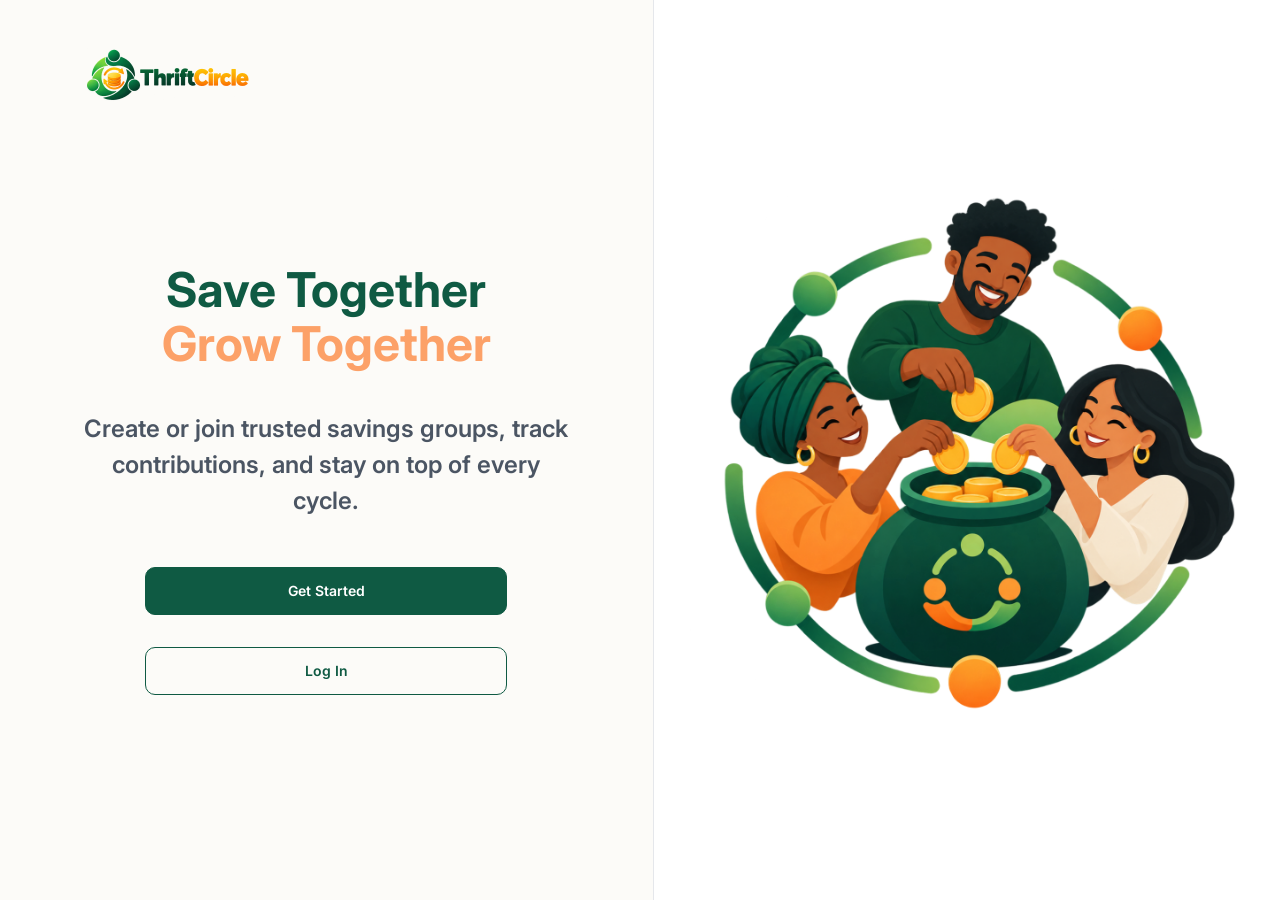
<file: index.html>
<!doctype html>
<html lang="en">
  <head>
    <meta charset="utf-8" />
    <meta name="viewport" content="width=device-width, initial-scale=1" />
    <title>ThriftCircle</title>
    <meta
      name="description"
      content="Create and manage trusted savings groups, track contributions, and stay on top of every cycle."
    />
    <link rel="icon" href="./assets/asset-1.png" />
    <link rel="stylesheet" href="./styles.css" />
    <link rel="preconnect" href="https://fonts.googleapis.com" />
    <link rel="preconnect" href="https://fonts.gstatic.com" crossorigin />
    <link
      href="https://fonts.googleapis.com/css2?family=Inter:wght@400;500;600;700&display=swap"
      rel="stylesheet"
    />
  </head>
  <body>
    <main id="app"><p style="padding:24px">Loading ThriftCircle…</p></main>
    <div id="feedback" role="status" aria-live="polite"></div>
    <dialog id="modal"></dialog>
    <script src="./config.js"></script>
    <script src="./app.js"></script>
  </body>
</html>
</file>
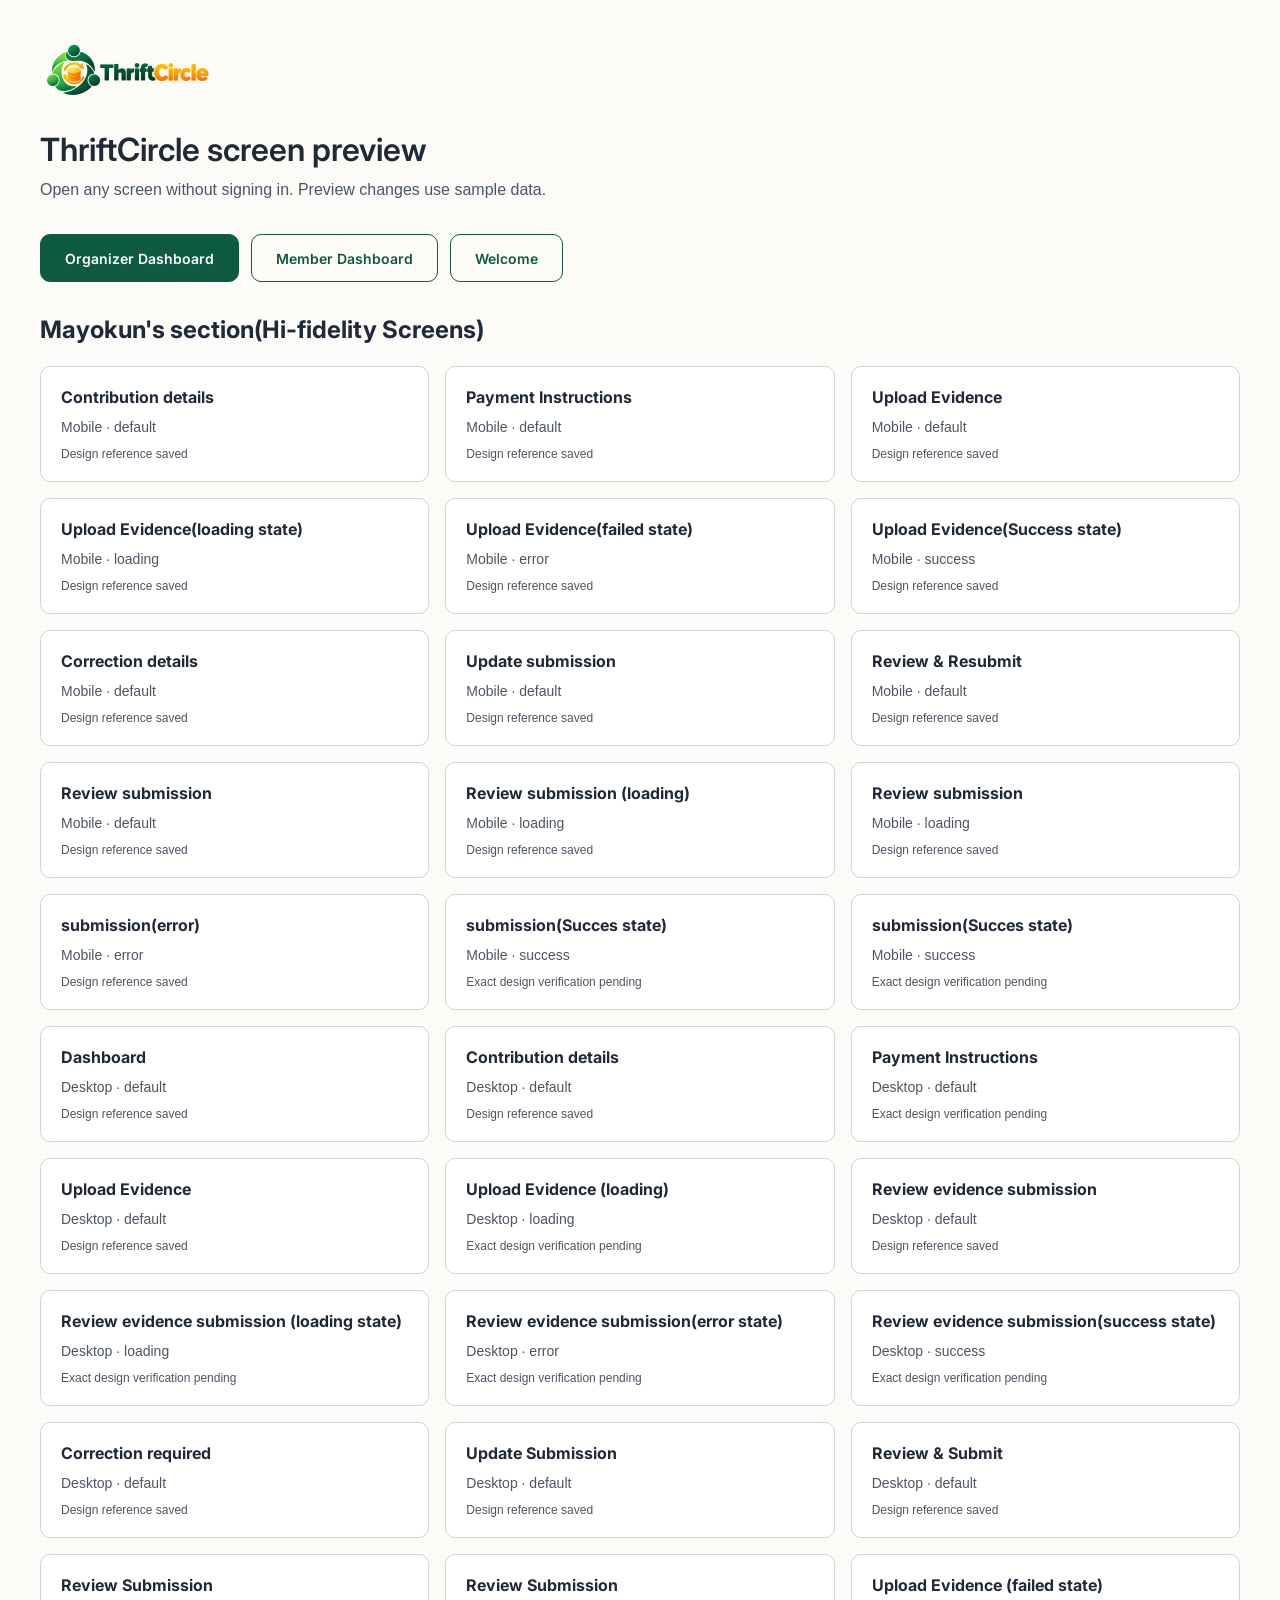
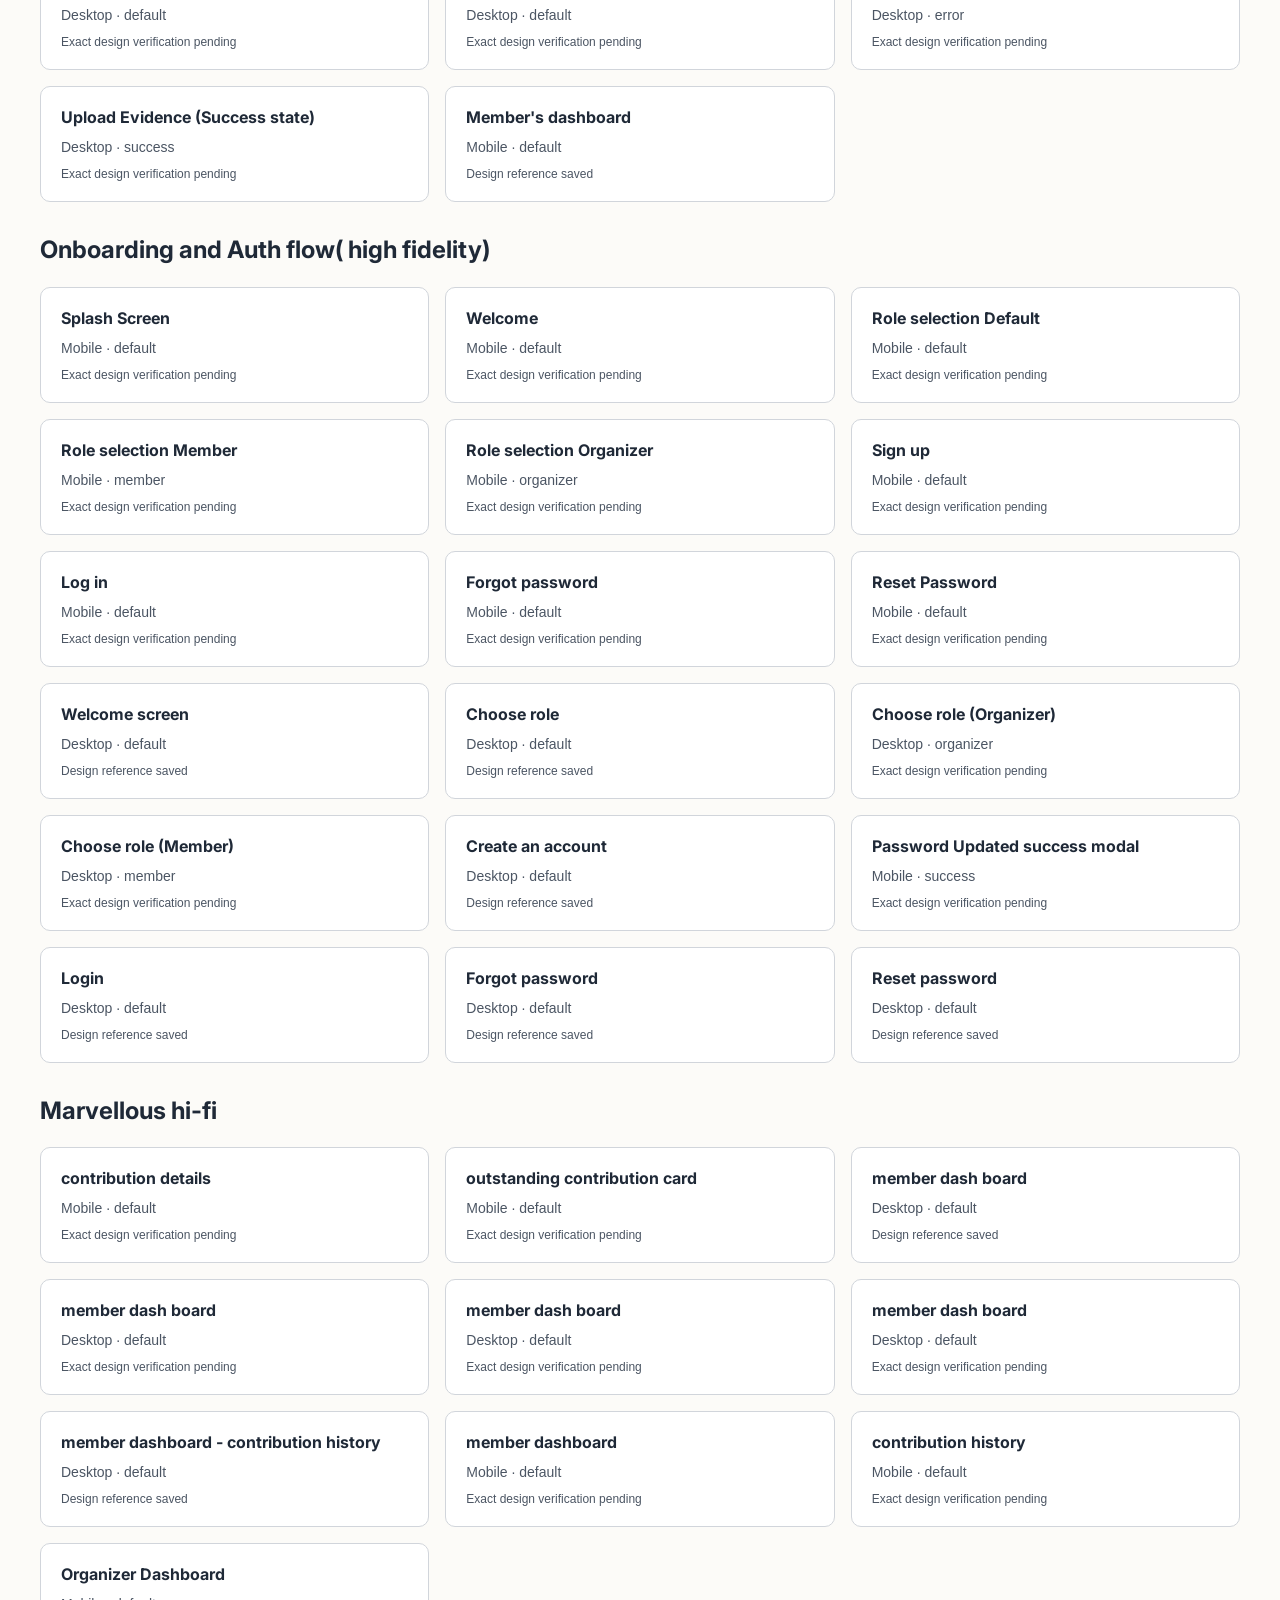
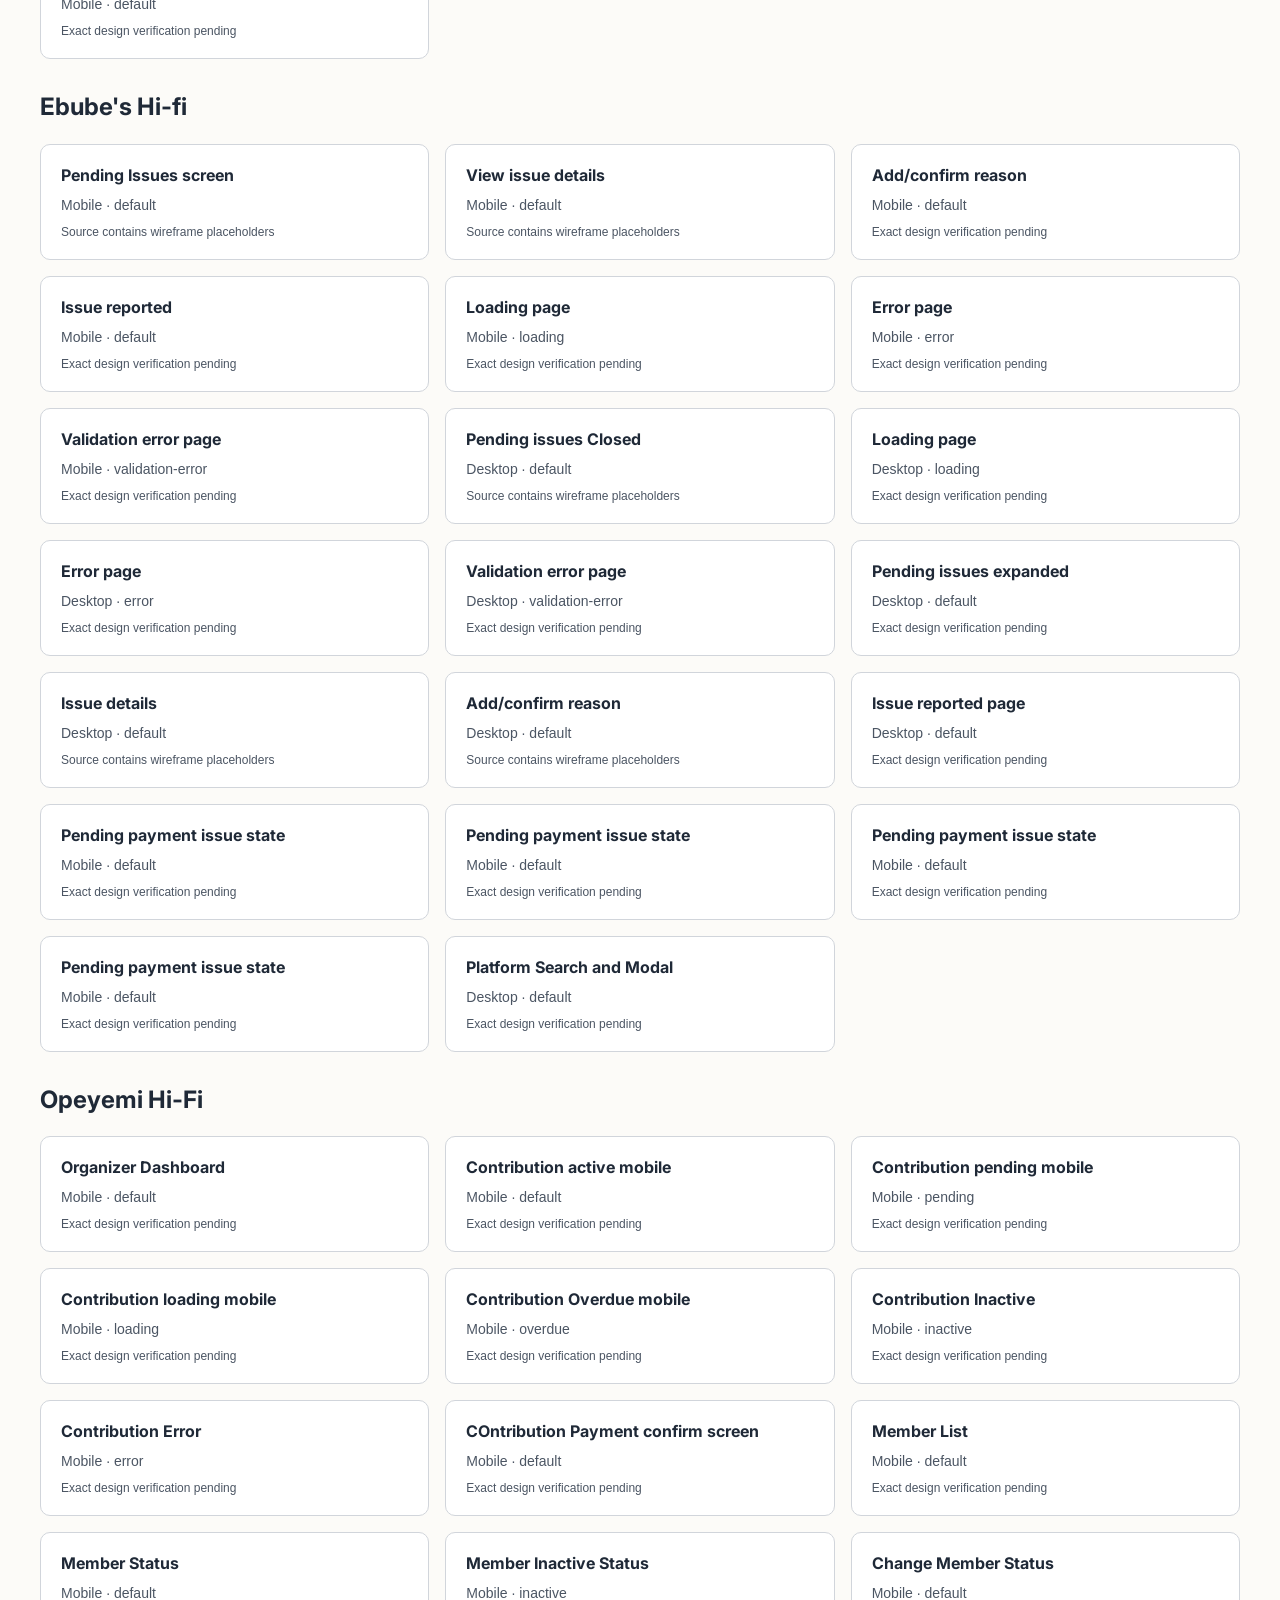
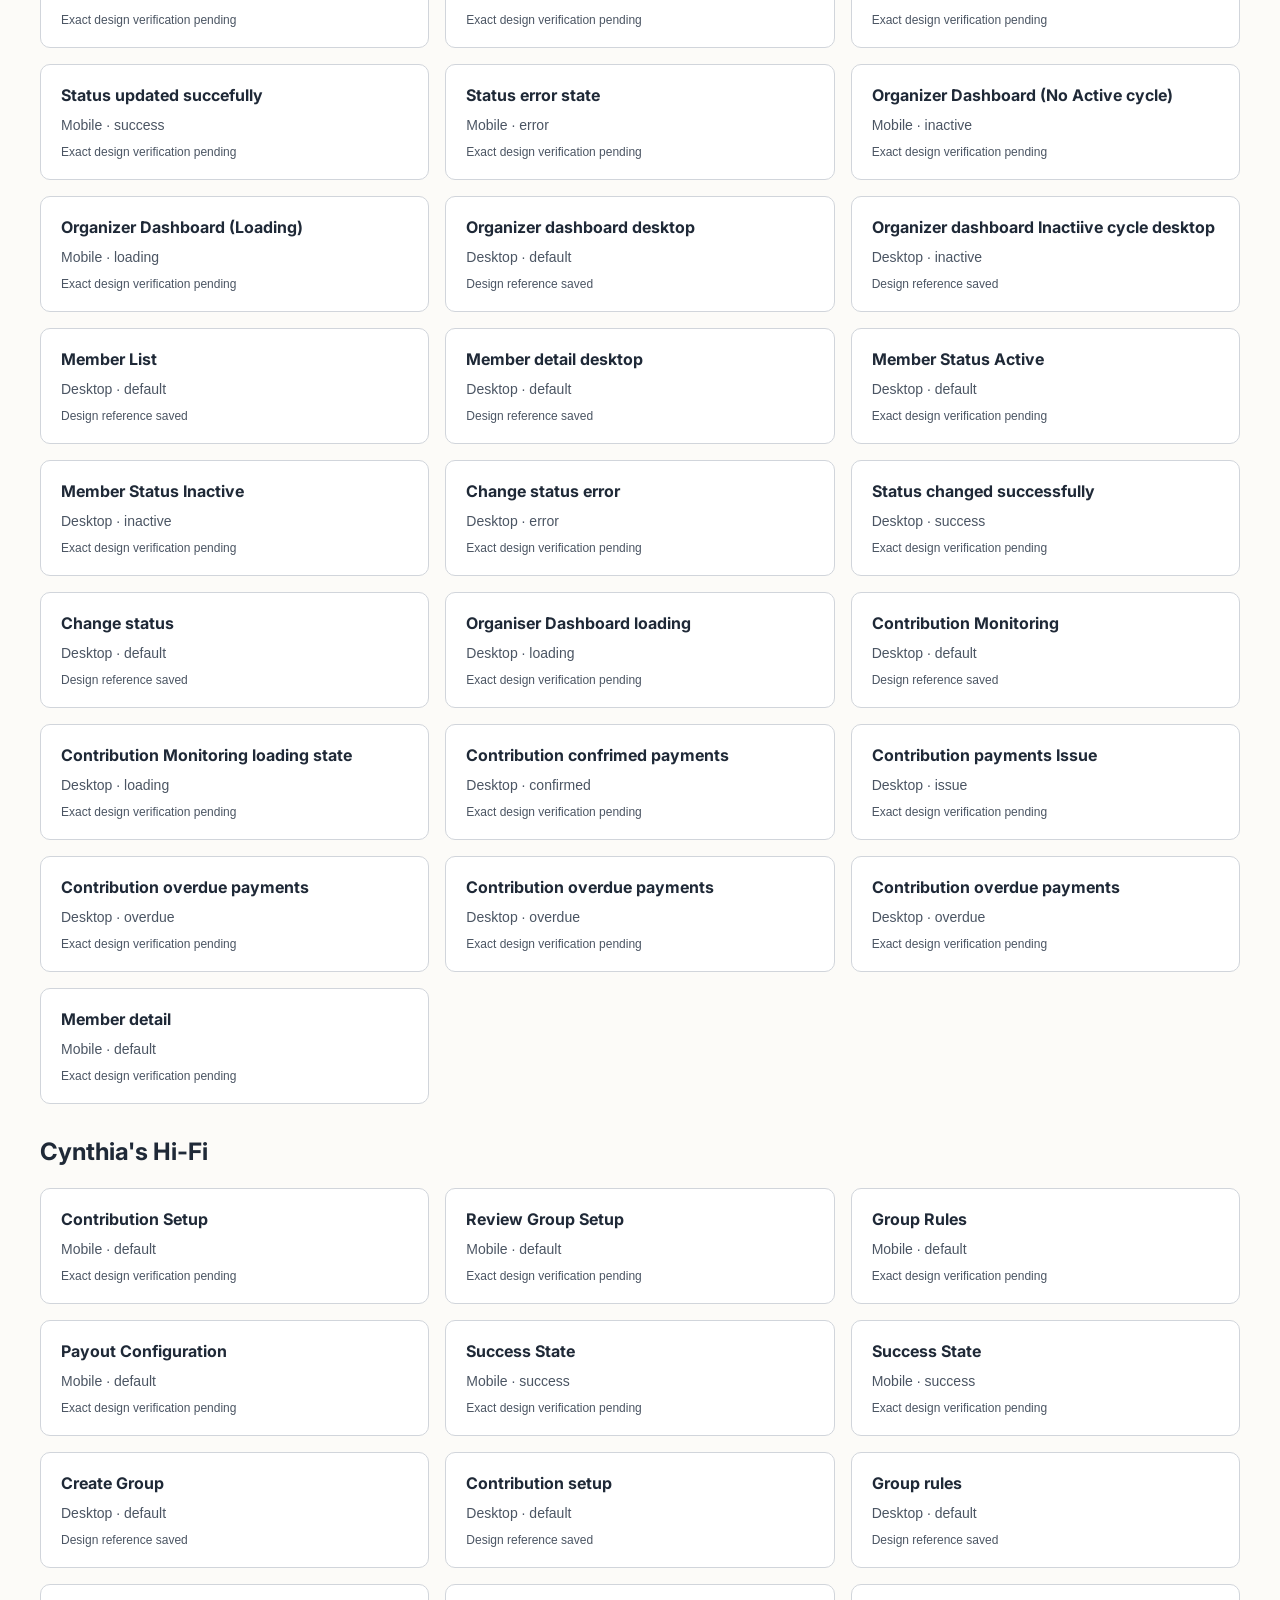
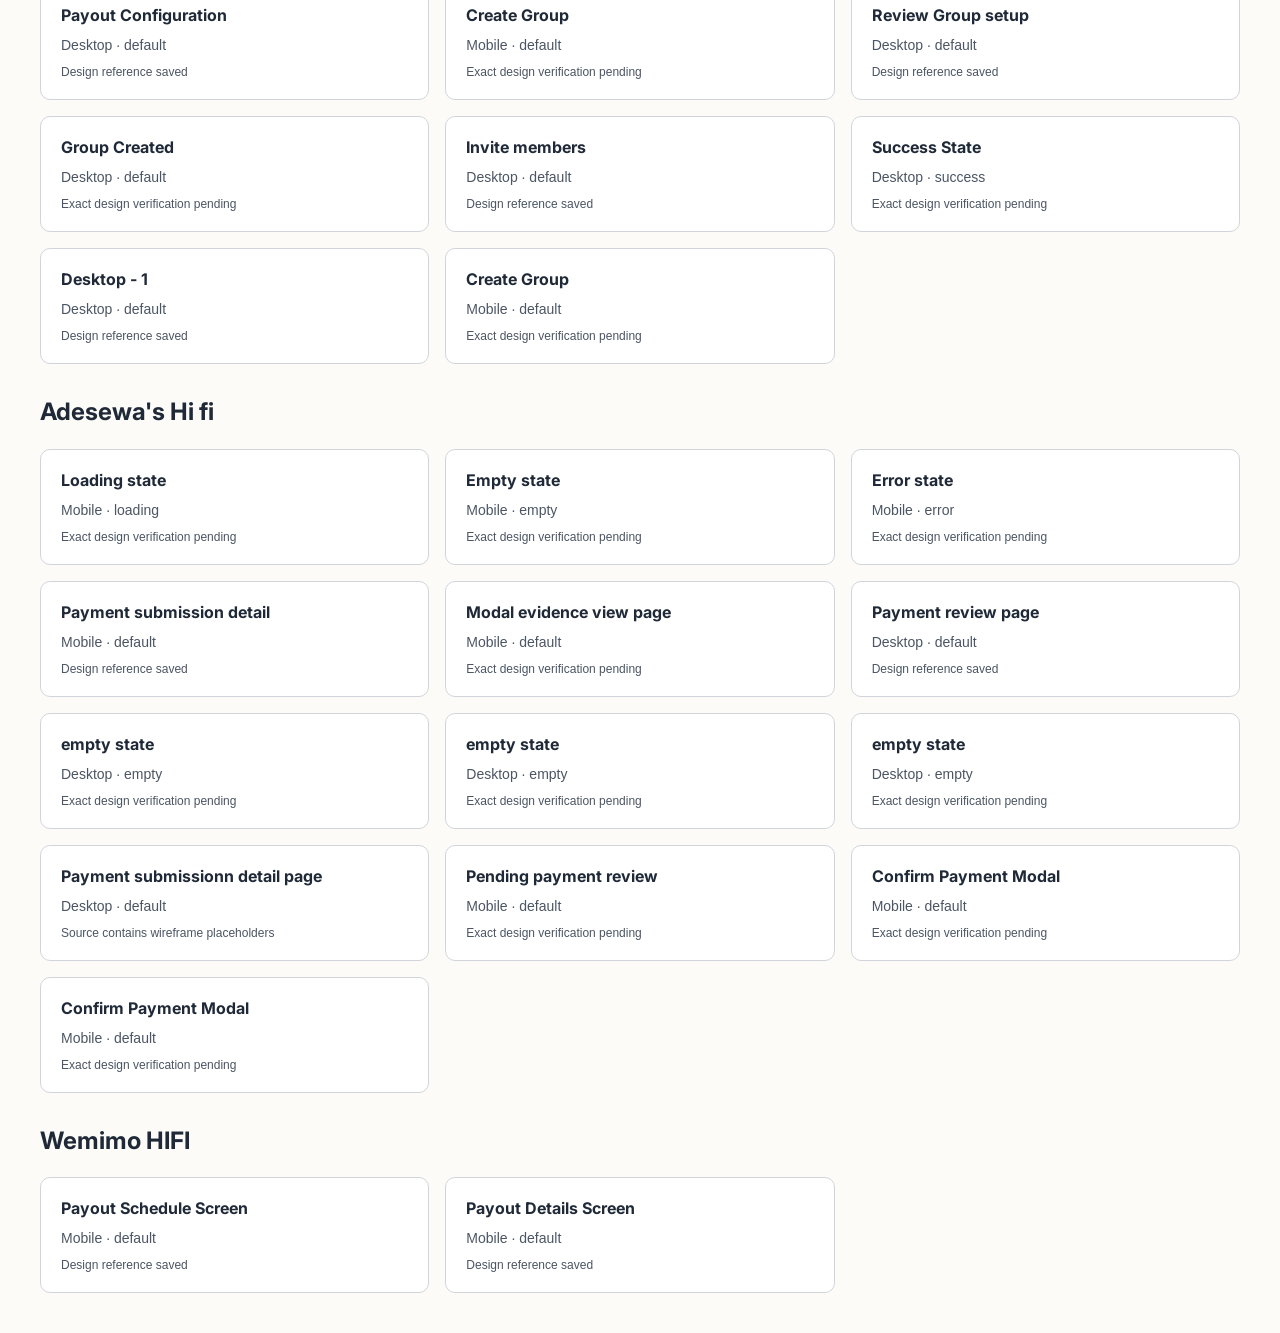
<file: demo.html>
<!doctype html>
<html lang="en">
  <head>
    <meta charset="utf-8" />
    <meta name="viewport" content="width=device-width, initial-scale=1" />
    <title>ThriftCircle presentation demo</title>
    <meta
      name="description"
      content="Create and manage trusted savings groups, track contributions, and stay on top of every cycle."
    />
    <link rel="icon" href="./assets/asset-1.png" />
    <link rel="stylesheet" href="./styles.css" />
    <link rel="preconnect" href="https://fonts.googleapis.com" />
    <link rel="preconnect" href="https://fonts.gstatic.com" crossorigin />
    <link
      href="https://fonts.googleapis.com/css2?family=Inter:wght@400;500;600;700&display=swap"
      rel="stylesheet"
    />
  </head>
  <body>
    <main id="app"></main>
    <div id="feedback" role="status" aria-live="polite"></div>
    <dialog id="modal"></dialog>
    <script src="./config.js"></script>
    <script src="./app.js"></script>
  </body>
</html>
</file>
<file: styles.css>
@font-face {
  font-family: Inter;
  src: local("Inter");
  font-display: swap;
}
:root {
  --primary: #0f5a43;
  --dark: #0a3f2f;
  --mint: #e6f4ee;
  --page: #fcfbf8;
  --ink: #1f2937;
  --muted: #4b5563;
  --border: #d1d5db;
  --blue: #1d4ed8;
  --orange: #fca168;
  --danger: #b91c1c;
  font-family: Inter, Arial, sans-serif;
  color: var(--ink);
  background: var(--page);
  font-synthesis: none;
}
* {
  box-sizing: border-box;
}
body {
  margin: 0;
}
button,
input,
select,
textarea {
  font: inherit;
}
button,
a,
input,
select,
textarea {
  -webkit-tap-highlight-color: transparent;
}
button,
a {
  touch-action: manipulation;
}
button {
  cursor: pointer;
}
button:disabled {
  cursor: not-allowed;
  opacity: 0.55;
}
a {
  color: var(--primary);
  text-decoration: none;
}
a:hover {
  text-decoration: underline;
}
button:focus-visible,
a:focus-visible,
input:focus-visible,
select:focus-visible,
textarea:focus-visible {
  outline: 3px solid #8ec7b5;
  outline-offset: 3px;
}
h1,
h2,
h3,
p {
  margin: 0;
}
h1 {
  font-size: 32px;
  line-height: 1.25;
  font-weight: 600;
}
h2 {
  font-size: 24px;
  line-height: 1.35;
}
h3 {
  font-size: 20px;
  line-height: 1.4;
}
p {
  line-height: 1.5;
}
.muted {
  color: var(--muted);
}
.small {
  font-size: 14px;
}
.tiny {
  font-size: 12px;
}
.logo {
  display: block;
  width: 174px;
  height: 58px;
  object-fit: contain;
}
.icon {
  display: inline-flex;
  align-items: center;
  justify-content: center;
  flex: none;
  vertical-align: middle;
}
.icon img {
  display: block;
  max-width: none;
}
.icon.small-icon {
  transform: scale(0.7);
}
.icon.left {
  transform: rotate(180deg);
}
.icon.up {
  transform: rotate(180deg);
}
.icon.right {
  transform: rotate(-90deg);
}
.row {
  display: flex;
  align-items: center;
  gap: 16px;
}
.between {
  justify-content: space-between;
}
.stack {
  display: flex;
  flex-direction: column;
  gap: 16px;
}
.grid {
  display: grid;
  grid-template-columns: repeat(2, minmax(0, 1fr));
  gap: 32px;
}
.full {
  grid-column: 1/-1;
}
.btn {
  display: inline-flex;
  align-items: center;
  justify-content: center;
  gap: 8px;
  min-height: 48px;
  padding: 12px 24px;
  border: 1px solid var(--primary);
  border-radius: 10px;
  background: var(--primary);
  color: #fff;
  font-size: 14px;
  font-weight: 600;
  text-align: center;
  text-decoration: none;
}
.btn:hover {
  background: var(--dark);
  text-decoration: none;
}
.btn.secondary {
  background: transparent;
  color: var(--primary);
}
.btn.secondary:hover {
  background: var(--mint);
}
.btn.danger {
  background: var(--danger);
  border-color: var(--danger);
}
.btn.compact {
  min-height: 36px;
  padding: 6px 18px;
}
.btn.block {
  width: 100%;
}
.text-btn {
  background: none;
  border: 0;
  padding: 4px;
  color: var(--primary);
}
.icon-btn {
  display: flex;
  align-items: center;
  justify-content: center;
  border: 0;
  background: transparent;
  padding: 8px;
  border-radius: 8px;
  color: var(--primary);
}
.icon-btn:hover {
  background: var(--mint);
}
.field {
  display: flex;
  flex-direction: column;
  gap: 10px;
  color: var(--muted);
  font-size: 16px;
}
.field strong {
  color: var(--ink);
}
input,
textarea,
select {
  width: 100%;
  padding: 14px 16px;
  border: 1px solid var(--border);
  border-radius: 8px;
  background: #fff;
  color: var(--ink);
  min-height: 48px;
}
input::placeholder,
textarea::placeholder {
  color: #9ca3af;
}
textarea {
  min-height: 180px;
  resize: vertical;
  line-height: 1.5;
  background: #f4fcf8;
}
input[type="checkbox"],
input[type="radio"] {
  width: 20px;
  min-height: 20px;
  accent-color: var(--primary);
  flex: none;
  margin: 0;
}
input[type="file"] {
  padding: 12px;
}
.password {
  position: relative;
}
.password input {
  padding-right: 52px;
}
.password button {
  position: absolute;
  right: 8px;
  top: 7px;
}
.form-error,
.error {
  color: var(--danger);
  line-height: 1.5;
  font-size: 14px;
}
.form-error:empty {
  display: none;
}
.error-panel {
  background: #fff1f2;
  border: 1px solid #fecaca;
  padding: 20px;
  border-radius: 10px;
}
.pill {
  display: inline-block;
  padding: 6px 12px;
  border-radius: 999px;
  font-size: 12px;
  font-weight: 500;
  white-space: nowrap;
  background: #f3f4f6;
  color: #4b5563;
}
.pill.green {
  background: #ecfdf5;
  color: #047857;
}
.pill.amber {
  background: #fffbeb;
  color: #92400e;
}
.pill.blue {
  background: #eff6ff;
  color: var(--blue);
}
.pill.red {
  background: #fef2f2;
  color: var(--danger);
}
.avatar {
  display: flex;
  align-items: center;
  justify-content: center;
  width: 56px;
  height: 56px;
  flex: none;
  border-radius: 50%;
  background: var(--mint);
  color: var(--primary);
  font-weight: 500;
  overflow: hidden;
}
.avatar img {
  width: 100%;
  height: 100%;
  object-fit: cover;
}
.avatar.small-avatar {
  width: 32px;
  height: 32px;
  background: var(--dark);
  color: white;
  font-size: 12px;
}
.card {
  background: #fff;
  border: 1px solid var(--border);
  border-radius: 12px;
  padding: 24px;
  min-width: 0;
}
.card a.row {
  color: inherit;
}
.card-tint {
  background: var(--mint);
}
.note {
  display: flex;
  gap: 16px;
  align-items: center;
  padding: 20px 24px;
  background: #eff6ff;
  border: 1px solid #93c5fd;
  border-radius: 12px;
  color: #1d4ed8;
}
.note.green {
  background: #ecfdf5;
  border-color: #5a9e85;
  color: var(--primary);
}
.section-head {
  display: flex;
  align-items: center;
  justify-content: space-between;
  gap: 12px;
  margin-bottom: 24px;
}
.details {
  margin: 0;
  display: flex;
  flex-direction: column;
  gap: 24px;
}
.details > div {
  display: flex;
  align-items: center;
  justify-content: space-between;
  gap: 16px;
}
.details dt {
  color: var(--muted);
}
.details dd {
  margin: 0;
  text-align: right;
}
.empty {
  text-align: center;
  padding: 64px 24px;
}
.empty h2 {
  margin-bottom: 12px;
}
.empty p {
  margin-bottom: 24px;
}
.skeleton {
  height: 180px;
  border-radius: 12px;
  background: linear-gradient(90deg, #eee 25%, #f7f7f7 50%, #eee 75%);
  background-size: 200% 100%;
  animation: shimmer 1.5s infinite;
}
@keyframes shimmer {
  to {
    background-position: -200% 0;
  }
}
.auth {
  display: grid;
  grid-template-columns: 51% 49%;
  min-height: 100vh;
}
.auth-left {
  padding: 45px 80px;
  position: relative;
  display: flex;
  flex-direction: column;
  min-height: 100vh;
}
.auth-head {
  display: flex;
  flex-direction: column;
  gap: 48px;
}
.back {
  display: inline-flex;
  gap: 4px;
  align-items: center;
  color: var(--muted);
  width: max-content;
  font-size: 18px;
}
.auth-body {
  width: 100%;
  max-width: 626px;
  margin: auto;
  display: flex;
  flex-direction: column;
  align-items: center;
  padding: 50px 0;
  gap: 32px;
  text-align: center;
}
.auth-body h1 {
  font-size: 48px;
  font-weight: 700;
  color: #000;
}
.auth-body .lead {
  color: var(--muted);
  font-size: 16px;
  max-width: 420px;
}
.auth-form {
  max-width: 362px;
  width: 100%;
  display: flex;
  flex-direction: column;
  gap: 26px;
  text-align: left;
}
.auth-form .field {
  font-size: 16px;
}
.auth-form input {
  font-size: 14px;
  min-height: 44px;
}
.auth-form .btn {
  font-weight: 400;
}
.auth-right {
  display: flex;
  align-items: center;
  justify-content: center;
  min-width: 0;
  background: #fff;
  padding: 36px;
  border-left: 1px solid #e5e7eb;
}
.auth-right img {
  display: block;
  width: 100%;
  max-width: 626px;
  height: auto;
  object-fit: contain;
}
.auth.signup .auth-body {
  padding: 20px 0;
  gap: 24px;
}
.auth.signup h1 {
  font-size: 40px;
}
.auth.signup .auth-form {
  gap: 24px;
}
.auth-foot {
  font-size: 16px;
  margin-top: 40px;
}
.welcome h1 {
  line-height: 1.12;
}
.welcome .green-title {
  color: var(--primary);
}
.welcome .orange-title {
  color: var(--orange);
}
.welcome .lead {
  font-size: 24px;
  font-weight: 600;
  max-width: 572px;
  margin: 8px 0 16px;
}
.welcome .welcome-actions {
  display: flex;
  flex-direction: column;
  gap: 32px;
  max-width: 362px;
  width: 100%;
}
.role-options {
  display: flex;
  flex-direction: column;
  gap: 24px;
  max-width: 520px;
  width: 100%;
  text-align: left;
}
.role-card {
  display: flex;
  align-items: center;
  gap: 28px;
  position: relative;
  background: white;
  border: 1px solid var(--border);
  border-radius: 12px;
  padding: 32px 28px;
  cursor: pointer;
  min-height: 174px;
}
.role-card:has(input:checked) {
  border-color: var(--primary);
  background: var(--mint);
}
.role-card input {
  position: absolute;
  right: 30px;
  top: 30px;
}
.role-card h2 {
  font-size: 24px;
  margin-bottom: 12px;
}
.role-card p {
  font-size: 16px;
  line-height: 1.5;
  color: var(--muted);
  padding-right: 12px;
}
.role-card .avatar {
  width: 56px;
  height: 56px;
  border-radius: 8px;
  border: 1px solid var(--primary);
}
.auth .check-label {
  display: flex;
  align-items: center;
  gap: 16px;
  font-size: 16px;
  color: var(--muted);
  line-height: 1.5;
}
.forgot-link {
  text-align: right;
  margin-top: -8px;
  font-size: 14px;
  color: var(--muted);
}
.shell {
  min-height: 100vh;
  display: grid;
  grid-template-columns: 272px minmax(0, 1fr);
}
.sidebar {
  position: fixed;
  top: 0;
  bottom: 0;
  left: 0;
  width: 272px;
  background: #fff;
  border: 1px solid #e5e7eb;
  padding: 16px 36px;
  display: flex;
  flex-direction: column;
  gap: 16px;
  z-index: 5;
}
.sidebar .logo {
  margin: auto auto 4px;
  width: 174px;
}
.sidebar nav {
  display: flex;
  flex-direction: column;
  gap: 16px;
}
.nav-link {
  display: flex;
  align-items: center;
  gap: 10px;
  padding: 10px 12px;
  height: 40px;
  border-radius: 8px;
  color: var(--muted);
  font-size: 12px;
  font-weight: 500;
  white-space: nowrap;
}
.nav-link.active {
  background: var(--mint);
  color: var(--primary);
}
.nav-link:hover {
  background: var(--mint);
  text-decoration: none;
}
.workspace {
  grid-column: 2;
  min-width: 0;
}
.topbar {
  display: flex;
  align-items: center;
  justify-content: space-between;
  gap: 20px;
  background: #fff;
  padding: 15px 24px;
  min-height: 76px;
}
.topbar .search-box {
  width: 382px;
  max-width: 45%;
}
.search-box {
  position: relative;
}
.search-box input {
  min-height: 44px;
  padding: 12px 16px 12px 42px;
  font-size: 14px;
}
.search-box .icon {
  position: absolute;
  left: 4px;
  top: 4px;
  transform: scale(0.6);
}
.user-name {
  font-size: 16px;
  font-weight: 600;
}
.user-role {
  font-size: 14px;
  color: #6b7280;
  margin-top: 4px;
}
.user-link {
  color: var(--ink);
}
.content {
  padding: 24px 40px 80px;
  max-width: 1600px;
  margin: auto;
  display: flex;
  flex-direction: column;
  gap: 32px;
  min-height: calc(100vh - 76px);
}
.page-title {
  display: flex;
  flex-direction: column;
  gap: 8px;
}
.page-title p {
  color: var(--muted);
}
.cycle-bar {
  display: flex;
  justify-content: space-between;
  align-items: center;
  gap: 20px;
  padding: 12px;
  background: #fff;
  border-radius: 12px;
}
.cycle-selector {
  display: flex;
  align-items: center;
  gap: 24px;
}
.cycle-selector select {
  background: var(--page);
  font-size: 14px;
  min-height: 48px;
  max-width: 240px;
}
.stat-grid {
  display: grid;
  grid-template-columns: repeat(4, minmax(0, 1fr));
  gap: 16px;
}
.stat {
  border: 1px solid var(--border);
  border-radius: 12px;
  padding: 16px 28px;
  background: #fff;
  box-shadow: 0 0 5px #0002;
  min-height: 130px;
}
.stat h3 {
  margin-bottom: 20px;
  color: var(--primary);
}
.stat p {
  font-size: 16px;
  color: var(--muted);
}
.stat.amber h3 {
  color: #92400e;
}
.stat.red h3 {
  color: #dc2626;
}
.stat.blue h3 {
  color: #1d4ed8;
}
.dashboard-panels {
  display: grid;
  grid-template-columns: 1fr 1fr 0.9fr;
  gap: 16px;
}
.dashboard-panels .card {
  padding: 16px;
  min-height: 265px;
}
.attention {
  padding: 0 !important;
  overflow: hidden;
}
.attention h3 {
  font-size: 18px;
  padding: 10px;
  background: #fffbeb;
  color: #92400e;
}
.attention a {
  padding: 16px 12px;
  display: flex;
  align-items: center;
  justify-content: space-between;
  color: var(--ink);
  font-size: 14px;
}
.list-row {
  display: flex;
  align-items: center;
  gap: 16px;
  padding: 16px 0;
  border-bottom: 1px solid #d1d5db;
}
.list-row:last-child {
  border-bottom: 0;
}
.list-row .grow {
  flex: 1;
  min-width: 0;
}
.list-row small {
  display: block;
  color: var(--muted);
  margin-top: 6px;
}
.activity-list .avatar {
  width: 40px;
  height: 40px;
  background: #ecfdf5;
  font-size: 16px;
  font-weight: 700;
}
.activity-list .time {
  font-size: 14px;
  color: var(--ink);
}
.donut-wrap {
  display: flex;
  align-items: center;
  gap: 28px;
  justify-content: center;
  margin: 12px 0 24px;
}
.donut {
  width: 94px;
  height: 94px;
  border-radius: 50%;
  background: conic-gradient(#007f5f 0 80%, #ffc107 80% 90%, #c51d24 90%);
  display: flex;
  align-items: center;
  justify-content: center;
}
.donut span {
  display: flex;
  align-items: center;
  justify-content: center;
  border-radius: 50%;
  background: white;
  width: 58px;
  height: 58px;
  font-size: 14px;
}
.legend {
  font-size: 14px;
  display: flex;
  flex-direction: column;
  gap: 10px;
}
.legend > div {
  display: flex;
  justify-content: space-between;
  gap: 8px;
}
.dot {
  display: inline-block;
  width: 14px;
  height: 14px;
  border-radius: 50%;
  background: #007f5f;
  margin-right: 8px;
}
.dot.amber {
  background: #ffc107;
}
.dot.red {
  background: #c51d24;
}
.dot.blue {
  background: #1d4ed8;
}
.member-banner {
  display: flex;
  justify-content: space-between;
  align-items: center;
  gap: 32px;
  background: var(--primary);
  border-radius: 12px;
  padding: 28px 32px;
  color: white;
  box-shadow: 0 3px 8px #0002;
}
.member-banner h3 {
  margin-bottom: 8px;
}
.member-banner h1 {
  font-weight: 600;
  margin-top: 12px;
}
.member-banner .banner-meta {
  display: flex;
  gap: 32px;
}
.member-banner a {
  color: white;
  font-size: 14px;
}
.table-wrap {
  overflow: auto;
  background: white;
  border: 1px solid #e5e7eb;
  border-radius: 12px;
}
table {
  border-collapse: collapse;
  width: 100%;
  text-align: left;
  font-size: 14px;
  white-space: nowrap;
}
th {
  font-weight: 400;
  background: #f3f4f6;
  color: var(--muted);
  padding: 18px 24px;
}
td {
  padding: 22px 24px;
  border-bottom: 1px solid #e5e7eb;
}
tr:last-child td {
  border-bottom: 0;
}
td.amount {
  color: var(--dark);
  font-size: 20px;
  font-weight: 600;
}
.filters {
  display: flex;
  align-items: center;
  gap: 24px;
  margin-bottom: 24px;
}
.filters .search-box {
  flex: 1;
}
.filters select {
  max-width: 220px;
}
.filter-tabs {
  display: flex;
  gap: 12px;
  flex-wrap: wrap;
}
.filter-tabs button {
  background: white;
  border: 1px solid var(--border);
  padding: 10px 18px;
  border-radius: 8px;
  color: var(--muted);
}
.filter-tabs button.active {
  background: var(--primary);
  color: white;
  border-color: var(--primary);
}
.detail-columns {
  display: grid;
  grid-template-columns: 1.25fr 1fr;
  gap: 46px;
}
.detail-columns .stack {
  gap: 32px;
}
.bank-row {
  display: flex;
  align-items: center;
  gap: 12px;
  padding: 24px 0;
  border-bottom: 1px solid #e5e7eb;
  font-size: 16px;
}
.bank-row:first-child {
  padding-top: 8px;
}
.bank-row:last-child {
  border-bottom: 0;
  padding-bottom: 8px;
}
.bank-row .grow {
  flex: 1;
  color: var(--muted);
}
.bank-row .avatar {
  width: 36px;
  height: 36px;
}
.contribution-recent .avatar {
  width: 32px;
  height: 32px;
  font-size: 12px;
}
.contribution-recent .list-row {
  padding: 24px 0;
}
.contribution-recent strong {
  font-size: 18px;
}
.contribution-recent .amount {
  margin-left: auto;
}
.payment-reviews {
  background: #fff;
}
.payment-reviews .shell {
  grid-template-columns: 353px minmax(0, 1fr);
}
.payment-reviews .sidebar {
  width: 353px;
  padding-left: 76px;
  padding-right: 76px;
}
.payment-reviews .content {
  padding: 38px 40px;
}
.payment-reviews .topbar .search-box {
  visibility: hidden;
}
.review-summary {
  display: grid;
  grid-template-columns: 1fr 1fr;
  gap: 32px;
  padding: 40px;
  background: var(--mint);
  border-radius: 10px;
}
.review-summary .row + .row {
  border-left: 1px solid #b8c6c0;
  padding-left: 64px;
}
.review-summary .number {
  font-size: 36px;
  color: #032017;
}
.review-card {
  display: flex;
  align-items: center;
  gap: 20px;
  padding: 28px 20px;
  border: 1px solid #d7d7d7;
  border-radius: 12px;
  background: #fff;
  color: #032017;
}
.review-card:hover {
  text-decoration: none;
  border-color: var(--primary);
}
.review-card .grow {
  flex: 1;
}
.review-card h3 {
  font-weight: 500;
}
.review-card p {
  margin-top: 8px;
  color: #000;
}
.wizard .shell {
  grid-template-columns: 232px minmax(0, 1fr);
}
.wizard .sidebar {
  width: 210px;
  left: 21px;
  top: 33px;
  padding: 20px 14px;
}
.wizard .sidebar .logo {
  width: 150px;
  height: 50px;
}
.wizard .nav-link {
  font-size: 20px;
  gap: 12px;
  padding: 10px 12px;
}
.wizard .topbar {
  background: var(--page);
  padding: 33px 40px 20px 24px;
}
.wizard .search-box {
  max-width: 72%;
  width: 759px;
}
.wizard .topbar input {
  min-height: 56px;
  background: var(--page);
  font-size: 20px;
}
.wizard .content {
  padding: 0 80px 40px 24px;
  gap: 64px;
}
.wizard h1 {
  color: #030712;
}
.wizard .page-title p {
  color: #030712;
  font-size: 20px;
}
.wizard .field {
  font-size: 24px;
  font-weight: 600;
}
.wizard .field input,
.wizard .field select,
.wizard .field textarea {
  font-size: 20px;
  font-weight: 400;
  background: var(--page);
}
.wizard .field textarea {
  background: #f4fcf8;
}
.wizard .form-grid {
  gap: 50px 80px;
}
.wizard .wizard-actions {
  display: flex;
  justify-content: flex-end;
  margin-top: auto;
  padding-top: 40px;
}
.wizard .wizard-actions .btn {
  width: 362px;
  font-size: 20px;
}
.wizard form {
  display: flex;
  flex-direction: column;
  flex: 1;
  gap: 40px;
}
.wizard .choice-group {
  display: flex;
  align-items: center;
  gap: 24px;
  flex-wrap: wrap;
}
.choice {
  display: flex;
  align-items: center;
  gap: 12px;
  cursor: pointer;
}
.choice .avatar {
  border-radius: 6px;
  border: 1px solid var(--primary);
  width: 58px;
  height: 58px;
}
.choice:has(input:checked) .avatar {
  background: var(--primary);
  color: white;
}
.choice input {
  accent-color: var(--primary);
}
.choice-grid {
  display: grid;
  grid-template-columns: repeat(2, 1fr);
  gap: 32px 120px;
}
.choice-grid label {
  display: flex;
  align-items: center;
  gap: 16px;
  border: 1px solid #e5e7eb;
  border-radius: 8px;
  padding: 48px 20px;
  cursor: pointer;
  min-height: 150px;
}
.choice-grid label:has(input:checked) {
  background: var(--mint);
  color: var(--primary);
}
.choice-grid label:last-child {
  grid-column: 1/-1;
  width: 50%;
  justify-self: center;
}
.rules-row {
  display: flex;
  align-items: center;
  gap: 16px;
  padding: 16px;
  border: 1px solid #e5e7eb;
  border-radius: 8px;
}
.rules-row select {
  border: 0;
  background: transparent !important;
  font-size: 20px;
}
.setup-review .card {
  display: flex;
  align-items: flex-start;
  gap: 16px;
  background: var(--page);
  border-color: #e5e7eb;
}
.setup-review .card .grow {
  flex: 1;
}
.setup-review .card h3 {
  font-size: 20px;
  color: #030712;
  margin-bottom: 8px;
}
.setup-review .card p {
  color: #9ca3af;
  line-height: 1.6;
}
.setup-review .card .avatar {
  border-radius: 6px;
  border: 1px solid var(--primary);
}
.share-section {
  max-width: 520px;
  width: 100%;
  margin: auto;
  text-align: center;
  display: flex;
  flex-direction: column;
  gap: 40px;
}
.share-icons {
  display: flex;
  align-items: center;
  justify-content: space-between;
  gap: 32px;
}
.share-icons button {
  background: none;
  border: 0;
  color: var(--ink);
}
.code-box {
  display: flex;
  align-items: center;
  border: 1px solid #e5e7eb;
  border-radius: 8px;
  padding: 10px 16px;
  gap: 16px;
  background: var(--page);
  min-width: 0;
}
.code-box code {
  flex: 1;
  overflow-wrap: anywhere;
  color: #9ca3af;
  font: inherit;
}
.narrow {
  max-width: 720px;
  width: 100%;
  margin: 0 auto;
}
.upload-zone {
  display: flex;
  flex-direction: column;
  align-items: center;
  justify-content: center;
  gap: 16px;
  padding: 48px 20px;
  border: 2px dashed #d1d5db;
  border-radius: 12px;
  background: #fff;
  cursor: pointer;
}
.upload-zone input {
  max-width: 320px;
}
.receipt-preview {
  max-width: 100%;
  max-height: 400px;
  object-fit: contain;
}
.payout-list {
  display: flex;
  flex-direction: column;
  gap: 16px;
}
.payout-card {
  display: flex;
  align-items: center;
  gap: 24px;
  padding: 18px 20px;
  color: var(--ink);
  border: 1px solid var(--border);
  border-radius: 12px;
  background: white;
}
.payout-card:hover {
  text-decoration: none;
  border-color: var(--primary);
}
.payout-card.today {
  background: var(--mint);
  border-color: var(--primary);
}
.payout-card .grow {
  flex: 1;
}
.payout-card .meta {
  display: flex;
  flex-direction: column;
  gap: 10px;
}
.due-note {
  padding: 16px 20px;
  background: #fffbeb;
  border: 1px solid #fbbf24;
  color: #92400e;
  border-radius: 12px;
}
.pending-actions {
  display: flex;
  gap: 12px;
  flex-wrap: wrap;
}
.mobile-nav {
  display: none;
}
#feedback {
  position: fixed;
  left: 50%;
  bottom: 24px;
  transform: translateX(-50%);
  background: var(--dark);
  color: white;
  border-radius: 10px;
  padding: 14px 24px;
  z-index: 30;
  box-shadow: 0 4px 18px #0002;
  max-width: 90%;
  display: none;
}
#feedback.visible {
  display: block;
}
dialog {
  border: 1px solid var(--border);
  border-radius: 16px;
  background: #fff;
  color: var(--ink);
  padding: 32px;
  max-width: 540px;
  width: calc(100% - 40px);
}
dialog::backdrop {
  background: #0005;
}
dialog h2 {
  margin-bottom: 16px;
}
dialog p {
  margin-bottom: 24px;
}
dialog form {
  display: flex;
  flex-direction: column;
  gap: 20px;
}
.modal-actions {
  display: flex;
  justify-content: flex-end;
  gap: 12px;
  margin-top: 16px;
}
.preview-banner {
  background: #fffbeb;
  color: #92400e;
  font-size: 12px;
  padding: 8px 24px;
  text-align: center;
}
.preview-banner a {
  color: inherit;
  text-decoration: underline;
}
.toolbar-mobile {
  display: none;
}
.loading-page {
  display: flex;
  flex-direction: column;
  gap: 24px;
}
.profile-switch {
  display: flex;
  gap: 12px;
}
.counter {
  text-align: right;
  color: #9ca3af;
  font-size: 16px;
}
.rules-grid {
  display: flex;
  flex-direction: column;
  gap: 24px;
}
.group-grid {
  display: grid;
  grid-template-columns: repeat(2, minmax(0, 1fr));
  gap: 24px;
}
.group-card h2 {
  margin-bottom: 12px;
}
.group-card .details {
  font-size: 14px;
  margin: 24px 0;
}
.member-stat-grid {
  display: grid;
  grid-template-columns: repeat(3, minmax(0, 1fr));
  gap: 24px;
}
.member-stat-grid .card {
  padding: 16px 32px;
  border-radius: 4px;
}
.member-stat-grid strong {
  font-size: 24px;
  display: block;
  margin-bottom: 4px;
}
.pagination {
  display: flex;
  align-items: center;
  justify-content: space-between;
  font-size: 14px;
  color: var(--muted);
  padding: 20px 12px;
}
.screen-back {
  display: flex;
  align-items: center;
  gap: 12px;
}
.screen-back h1 {
  font-size: 32px;
}
.review-card .avatar {
  width: 68px;
  height: 68px;
  font-size: 20px;
}
.member-layout .shell,
.member-list-layout .shell {
  grid-template-columns: 224px minmax(0, 1fr);
}
.member-layout .sidebar,
.member-list-layout .sidebar {
  width: 224px;
  padding: 16px;
}
.member-layout .topbar {
  flex-direction: row-reverse;
}
.member-layout .content,
.member-list-layout .content {
  padding: 32px;
}
.member-layout .member-banner {
  padding: 28px 32px;
}
.member-dashboard-heading {
  display: flex;
  align-items: flex-start;
  justify-content: space-between;
  gap: 20px;
}
.member-dashboard-heading h1 {
  color: #17211d;
  font-size: 30px;
  letter-spacing: -0.035em;
}
.member-dashboard-heading p {
  margin-top: 8px;
  color: #68736e;
  font-size: 15px;
}
.member-active-badge {
  display: inline-flex;
  align-items: center;
  gap: 8px;
  flex: none;
  padding: 8px 13px;
  border: 1px solid #b5e3ce;
  border-radius: 999px;
  background: #effaf4;
  color: #187044;
  font-size: 13px;
  font-weight: 600;
}
.member-active-badge i {
  width: 8px;
  height: 8px;
  border-radius: 50%;
  background: #22a765;
}
.member-active-badge.inactive {
  border-color: #d9dedb;
  background: #f4f6f5;
  color: #66716c;
}
.member-active-badge.inactive i {
  background: #9aa39e;
}
.member-cycle-row {
  display: flex;
  align-items: center;
  justify-content: space-between;
  gap: 24px;
  padding: 16px 20px;
  border: 1px solid #e3e8e5;
  border-radius: 12px;
  background: #fff;
}
.member-current-cycle,
.member-cycle-controls,
.member-select-wrap {
  display: flex;
  align-items: center;
}
.member-current-cycle {
  flex-direction: column;
  align-items: flex-start;
  gap: 5px;
}
.member-current-cycle span,
.member-eyebrow,
.member-contribution-meta span,
.member-position-meta span {
  color: #69756f;
  font-size: 13px;
}
.member-current-cycle strong {
  font-size: 15px;
  font-weight: 600;
}
.member-cycle-controls {
  gap: 12px;
  min-width: 0;
}
.member-select-wrap {
  min-width: 0;
}
.member-select-wrap select {
  width: auto;
  min-width: 160px;
  min-height: 42px;
  padding: 9px 34px 9px 12px;
  border-color: #dfe5e1;
  background: #fff;
  font-size: 13px;
}
.member-select-wrap select:disabled {
  color: #56635c;
  opacity: 1;
}
.sr-only {
  position: absolute;
  width: 1px;
  height: 1px;
  padding: 0;
  margin: -1px;
  overflow: hidden;
  clip: rect(0, 0, 0, 0);
  white-space: nowrap;
  border: 0;
}
.member-dashboard-grid {
  display: grid;
  grid-template-columns: minmax(0, 1.1fr) minmax(0, 0.9fr);
  gap: 20px;
}
.member-contribution-card,
.member-position-card {
  min-width: 0;
  padding: 24px;
  border: 1px solid #e1e7e3;
  border-radius: 14px;
  background: #fff;
  box-shadow: 0 2px 8px #173b2910;
}
.member-card-heading {
  display: flex;
  align-items: flex-start;
  justify-content: space-between;
  gap: 16px;
}
.member-card-heading h2 {
  margin-top: 9px;
  color: #16241c;
  font-size: 25px;
  letter-spacing: -0.025em;
}
.member-group-name {
  max-width: 45%;
  color: #66716b;
  font-size: 13px;
  text-align: right;
}
.member-contribution-meta,
.member-position-meta {
  display: grid;
  grid-template-columns: repeat(2, minmax(0, 1fr));
  gap: 18px;
  margin-top: 22px;
  padding-top: 18px;
  border-top: 1px solid #edf0ee;
}
.member-contribution-meta > div,
.member-position-meta > div {
  display: flex;
  flex-direction: column;
  gap: 7px;
  min-width: 0;
}
.member-contribution-meta strong,
.member-position-meta strong {
  color: #1e2b24;
  font-size: 15px;
  font-weight: 600;
  overflow-wrap: anywhere;
}
.member-dashboard-actions {
  display: flex;
  flex-wrap: wrap;
  gap: 10px;
  margin-top: 22px;
}
.member-dashboard-actions .btn {
  min-height: 44px;
  padding: 10px 16px;
  font-size: 13px;
}
.member-position-track {
  display: flex;
  gap: 5px;
  min-height: 12px;
  margin-top: 24px;
}
.member-position-track > span:not(.member-position-empty) {
  flex: 1;
  min-width: 3px;
  height: 10px;
  border-radius: 999px;
  background: #e7ece9;
}
.member-position-track > span.reached {
  background: #18915b;
}
.member-position-empty {
  color: #7a8580;
  font-size: 13px;
}
.member-position-meta {
  margin-top: 18px;
}
.member-payments .section-head {
  margin-bottom: 14px;
}
.member-payments .section-head h3 {
  color: #1b2821;
  font-size: 19px;
}
.member-payments .section-head a {
  font-size: 13px;
  font-weight: 600;
}
.member-payments th {
  background: #f5f7f6;
  font-weight: 600;
}
.member-payments th,
.member-payments td {
  padding: 16px 20px;
}
.member-payments .member-table-empty {
  color: #727d77;
  text-align: center;
  white-space: normal;
}
@media (min-width: 1700px) {
  .auth-left {
    align-items: center;
  }
  .auth-head {
    align-self: flex-start;
  }
  .auth-right img {
    max-width: 700px;
  }
}
@media (max-width: 1100px) {
  .auth-left {
    padding: 32px 40px;
  }
  .auth-body h1 {
    font-size: 40px;
  }
  .welcome .lead {
    font-size: 20px;
  }
  .shell {
    grid-template-columns: 220px minmax(0, 1fr);
  }
  .sidebar {
    width: 220px;
    padding: 16px 20px;
  }
  .content {
    padding: 24px;
  }
  .dashboard-panels {
    grid-template-columns: 1fr 1fr;
  }
  .dashboard-panels > .card:last-child {
    grid-column: 1/-1;
  }
  .stat {
    padding: 18px 12px;
  }
  .stat p {
    font-size: 14px;
  }
  .payment-reviews .shell {
    grid-template-columns: 250px minmax(0, 1fr);
  }
  .payment-reviews .sidebar {
    width: 250px;
    padding: 20px 24px;
  }
  .wizard .content {
    padding: 0 32px 40px 24px;
    gap: 40px;
  }
  .wizard .field {
    font-size: 20px;
  }
  .wizard .form-grid {
    gap: 32px;
  }
  .wizard .page-title p {
    font-size: 16px;
  }
  .wizard .topbar {
    padding: 24px;
  }
  .wizard .choice-grid {
    gap: 24px;
  }
  .detail-columns {
    gap: 24px;
  }
  .review-summary {
    padding: 24px;
  }
  .review-summary .row + .row {
    padding-left: 24px;
  }
  .review-summary .number {
    font-size: 28px;
  }
  .review-card h3 {
    font-size: 18px;
  }
}
@media (max-width: 760px) {
  h1 {
    font-size: 24px;
  }
  h2 {
    font-size: 20px;
  }
  h3 {
    font-size: 18px;
  }
  .auth {
    display: flex;
    flex-direction: column;
    min-height: 100dvh;
  }
  .auth-left {
    padding: 24px 20px;
    min-height: 100dvh;
  }
  .auth-head {
    gap: 24px;
  }
  .auth-head .logo {
    width: 150px;
    height: 50px;
  }
  .auth-body {
    padding: 40px 0;
    gap: 24px;
    max-width: 500px;
  }
  .auth-body h1,
  .auth.signup .auth-body h1 {
    font-size: 32px;
  }
  .auth-right {
    display: none;
  }
  .auth-form {
    max-width: 100%;
    gap: 24px;
  }
  .auth-form .field {
    font-size: 14px;
  }
  .auth-form input {
    min-height: 48px;
    font-size: 16px;
  }
  .auth.signup .auth-body {
    padding: 24px 0;
    gap: 24px;
  }
  .auth .check-label {
    font-size: 14px;
  }
  .auth-foot {
    margin-top: 16px;
    font-size: 14px;
  }
  .welcome .auth-left {
    min-height: auto;
    padding-bottom: 20px;
  }
  .welcome .auth-body {
    padding: 28px 0 0;
    gap: 24px;
  }
  .welcome .auth-body h1 {
    font-size: 36px;
  }
  .welcome .lead {
    font-size: 16px;
    font-weight: 400;
    margin: 0;
  }
  .welcome .auth-right {
    display: flex;
    border: 0;
    background: var(--page);
    padding: 16px 20px 24px;
    order: -1;
  }
  .welcome .auth-right img {
    max-width: 260px;
  }
  .welcome {
    position: relative;
    padding-top: 90px;
  }
  .welcome .auth-head {
    position: absolute;
    top: 20px;
    left: 50%;
    transform: translateX(-50%);
  }
  .welcome .auth-left {
    position: static;
  }
  .welcome .welcome-actions {
    max-width: 100%;
    gap: 16px;
  }
  .role-card {
    padding: 24px 16px;
    min-height: 144px;
    gap: 16px;
  }
  .role-card h2 {
    font-size: 20px;
  }
  .role-card p {
    font-size: 14px;
  }
  .role-card input {
    top: 20px;
    right: 20px;
  }
  .role-options {
    gap: 16px;
  }
  .shell,
  .wizard .shell,
  .payment-reviews .shell {
    display: block;
  }
  .sidebar,
  .wizard .sidebar,
  .payment-reviews .sidebar {
    display: none;
  }
  .workspace {
    display: block;
  }
  .topbar {
    padding: 16px 20px;
    min-height: 72px;
    gap: 12px;
    background: white;
  }
  .topbar .search-box,
  .wizard .topbar .search-box {
    display: none;
  }
  .topbar .user-name {
    font-size: 14px;
  }
  .topbar .user-role {
    font-size: 12px;
  }
  .topbar .avatar {
    width: 32px;
    height: 32px;
  }
  .toolbar-mobile {
    display: block;
    width: 120px;
    height: 40px;
    object-fit: contain;
  }
  .topbar .icon-btn .icon {
    transform: scale(0.65);
  }
  .content,
  .wizard .content,
  .payment-reviews .content {
    padding: 20px 20px 110px;
    gap: 24px;
    min-height: calc(100dvh - 72px);
  }
  .page-title h1,
  .screen-back h1 {
    font-size: 24px;
  }
  .page-title p,
  .wizard .page-title p {
    font-size: 14px;
  }
  .mobile-nav {
    position: fixed;
    left: 0;
    right: 0;
    bottom: 0;
    display: flex;
    justify-content: space-between;
    align-items: center;
    padding: 8px 6px max(8px, env(safe-area-inset-bottom));
    min-height: 76px;
    background: white;
    border: 1px solid #e5e7eb;
    z-index: 10;
  }
  .mobile-nav a {
    display: flex;
    align-items: center;
    justify-content: center;
    flex-direction: column;
    gap: 6px;
    font-size: 11px;
    color: var(--muted);
    width: 19%;
    min-height: 58px;
    border-radius: 10px;
  }
  .mobile-nav a.active {
    background: var(--mint);
    color: var(--primary);
  }
  .mobile-nav a:hover {
    text-decoration: none;
  }
  .mobile-nav .icon {
    height: 24px;
  }
  .grid,
  .detail-columns,
  .group-grid {
    grid-template-columns: 1fr;
    gap: 24px;
  }
  .full {
    grid-column: auto;
  }
  .cycle-bar {
    align-items: flex-start;
    flex-direction: column;
    padding: 12px;
  }
  .cycle-selector {
    width: 100%;
    gap: 10px;
  }
  .cycle-selector select {
    min-width: 0;
    flex: 1;
    max-width: none;
    font-size: 12px;
    padding: 10px;
  }
  .cycle-bar strong {
    font-size: 14px;
  }
  .cycle-bar .small {
    font-size: 12px;
  }
  .stat-grid {
    grid-template-columns: repeat(2, minmax(0, 1fr));
    gap: 12px;
  }
  .stat {
    padding: 14px;
    min-height: 120px;
  }
  .stat h3 {
    font-size: 16px;
    margin-bottom: 12px;
  }
  .stat p {
    font-size: 12px;
  }
  .dashboard-panels {
    grid-template-columns: 1fr;
    gap: 20px;
  }
  .dashboard-panels > .card:last-child {
    grid-column: auto;
  }
  .dashboard-panels .card {
    min-height: auto;
    padding: 16px;
  }
  .activity-list .time {
    font-size: 11px;
    max-width: 70px;
    text-align: right;
  }
  .activity-list .list-row {
    font-size: 14px;
    gap: 12px;
  }
  .card {
    padding: 16px;
  }
  .section-head {
    margin-bottom: 16px;
  }
  .section-head a {
    font-size: 14px;
  }
  .list-row {
    gap: 12px;
  }
  .member-banner {
    padding: 20px;
    display: block;
  }
  .member-banner .banner-meta {
    margin-top: 20px;
    justify-content: space-between;
  }
  .member-banner h1 {
    font-size: 32px;
  }
  .member-banner a {
    display: block;
    margin-top: 16px;
  }
  .member-dashboard-heading {
    align-items: flex-start;
  }
  .member-dashboard-heading h1 {
    font-size: 24px;
  }
  .member-dashboard-heading p {
    font-size: 13px;
  }
  .member-active-badge {
    gap: 6px;
    padding: 7px 10px;
    font-size: 12px;
  }
  .member-cycle-row {
    align-items: flex-start;
    flex-direction: column;
    gap: 14px;
    padding: 16px;
  }
  .member-cycle-controls {
    width: 100%;
  }
  .member-select-wrap {
    flex: 1;
  }
  .member-select-wrap select {
    width: 100%;
    min-width: 0;
    padding: 9px 26px 9px 9px;
    font-size: 12px;
  }
  .member-dashboard-grid {
    grid-template-columns: 1fr;
    gap: 14px;
  }
  .member-contribution-card,
  .member-position-card {
    padding: 18px;
  }
  .member-card-heading h2 {
    font-size: 21px;
  }
  .member-group-name {
    font-size: 12px;
  }
  .member-contribution-meta,
  .member-position-meta {
    gap: 12px;
    margin-top: 18px;
    padding-top: 15px;
  }
  .member-contribution-meta span,
  .member-position-meta span {
    font-size: 12px;
  }
  .member-contribution-meta strong,
  .member-position-meta strong {
    font-size: 14px;
  }
  .member-dashboard-actions {
    flex-direction: column;
  }
  .member-dashboard-actions .btn {
    width: 100%;
  }
  .member-payments .section-head h3 {
    font-size: 17px;
  }
  .member-payments .section-head a {
    font-size: 12px;
  }
  .member-payments th,
  .member-payments td {
    padding: 13px 12px;
    font-size: 12px;
  }
  .filters {
    gap: 12px;
    flex-wrap: wrap;
    margin-bottom: 16px;
  }
  .filters .search-box {
    min-width: 100%;
  }
  .filters select {
    max-width: 100%;
  }
  .member-stat-grid {
    gap: 8px;
  }
  .member-stat-grid .card {
    padding: 12px;
    font-size: 12px;
  }
  .member-stat-grid strong {
    font-size: 20px;
  }
  .details {
    gap: 24px;
    font-size: 16px;
  }
  .details > div {
    gap: 10px;
  }
  .details dd {
    overflow-wrap: anywhere;
    max-width: 62%;
  }
  .bank-row {
    gap: 8px;
    font-size: 14px;
    padding: 24px 0;
  }
  .bank-row strong {
    max-width: 52%;
    text-align: right;
  }
  .bank-row .icon-btn {
    padding: 0;
  }
  .bank-row .icon-btn .icon {
    transform: scale(0.8);
  }
  .contribution-recent .list-row {
    gap: 12px;
    padding: 20px 0;
  }
  .contribution-recent strong {
    font-size: 16px;
  }
  .contribution-recent .pill {
    font-size: 11px;
    padding: 6px 8px;
  }
  .contribution-recent .amount {
    font-size: 16px;
  }
  .contribution-recent .avatar {
    width: 36px;
    height: 36px;
  }
  .note {
    padding: 16px;
    gap: 12px;
    font-size: 14px;
  }
  .wizard .topbar {
    padding: 16px 20px;
    background: white;
  }
  .wizard .field {
    font-size: 16px;
  }
  .wizard .field input,
  .wizard .field select,
  .wizard .field textarea {
    font-size: 16px;
  }
  .wizard .field textarea {
    min-height: 140px;
  }
  .wizard .wizard-actions {
    padding-top: 16px;
    margin-top: 12px;
  }
  .wizard .wizard-actions .btn {
    width: 100%;
    font-size: 14px;
  }
  .wizard .choice-group {
    gap: 16px;
  }
  .choice .avatar {
    width: 44px;
    height: 44px;
  }
  .wizard .form-grid {
    gap: 24px;
  }
  .wizard form {
    gap: 24px;
  }
  .choice-grid {
    grid-template-columns: 1fr !important;
    gap: 16px !important;
  }
  .choice-grid label {
    padding: 24px 16px;
    min-height: 96px;
  }
  .choice-grid label:last-child {
    width: 100%;
    grid-column: auto;
  }
  .rules-row {
    padding: 10px;
  }
  .rules-row select {
    font-size: 14px !important;
  }
  .setup-review .card .avatar {
    width: 44px;
    height: 44px;
  }
  .setup-review .card h3 {
    font-size: 16px;
  }
  .setup-review .card p {
    font-size: 14px;
  }
  .review-summary {
    padding: 20px;
    gap: 16px;
  }
  .review-summary .row + .row {
    padding-left: 16px;
  }
  .review-summary .avatar {
    width: 40px;
    height: 40px;
  }
  .review-summary .number {
    font-size: 24px;
  }
  .review-summary p {
    font-size: 12px;
  }
  .review-card {
    gap: 12px;
    padding: 20px 14px;
  }
  .review-card h3 {
    font-size: 16px;
  }
  .review-card p {
    font-size: 14px;
  }
  .review-card .avatar {
    width: 48px;
    height: 48px;
    font-size: 16px;
  }
  .review-card .pill {
    font-size: 10px;
    padding: 5px 8px;
  }
  .review-card > .icon {
    transform: scale(0.8);
  }
  .payout-card {
    gap: 16px;
    padding: 16px;
  }
  .payout-card h3 {
    font-size: 16px;
  }
  .payout-card .avatar {
    width: 40px;
    height: 40px;
  }
  .payout-card p {
    font-size: 14px;
    margin-top: 6px;
  }
  .payout-card .meta {
    gap: 8px;
    font-size: 16px;
  }
  .payout-card > .icon {
    transform: scale(0.7);
  }
  .payout-card .pill {
    font-size: 12px;
  }
  .share-section {
    gap: 28px;
  }
  .share-icons {
    gap: 16px;
  }
  .upload-zone {
    padding: 28px 16px;
  }
  .table-wrap table {
    font-size: 12px;
  }
  td,
  th {
    padding: 16px 12px;
  }
  td.amount {
    font-size: 16px;
  }
  .preview-banner {
    font-size: 11px;
    padding: 6px 12px;
  }
  .profile-switch {
    flex-direction: column;
  }
  .screen-back {
    gap: 8px;
  }
  .details-mobile-order .recent-block {
    order: 2;
  }
  .details-mobile-order .payment-block {
    order: 1;
  }
  #feedback {
    bottom: 92px;
  }
  dialog {
    padding: 24px;
  }
  .modal-actions {
    flex-direction: column;
  }
  .pagination {
    font-size: 12px;
    gap: 8px;
  }
}
@media (prefers-reduced-motion: reduce) {
  .skeleton {
    animation: none;
  }
}
.preview-index-link {
  align-self: flex-end;
  font-size: 12px;
  color: #4b5563;
}
.evidence-layout {
  align-items: stretch;
  gap: 16px;
  margin: 4px 0 20px;
  padding: 0 30px;
}
.evidence-layout .upload-zone {
  width: 500px;
  max-width: 100%;
  margin: 34px auto 8px;
  padding: 24px;
  min-height: 120px;
  border-width: 1px;
  font-size: 14px;
  gap: 8px;
}
.evidence-layout .upload-zone input {
  font-size: 12px;
  min-height: 32px;
  padding: 4px;
}
.evidence-button {
  width: 298px;
  max-width: 100%;
  align-self: center;
  margin-left: auto;
  margin-right: auto;
}
.contribution-summary .details {
  gap: 22px;
  font-size: 14px;
}
.uploaded-state {
  width: 500px;
  max-width: 100%;
  min-height: 118px;
  margin: 34px auto 0;
  display: flex;
  flex-direction: column;
  align-items: center;
  justify-content: center;
  gap: 12px;
  background: #ecfdf5;
  border: 1px solid #059669;
  border-radius: 12px;
  color: #047857;
  font-size: 14px;
}
.uploaded-state small {
  font-size: 12px;
}
.selected-receipt {
  display: flex;
  align-items: center;
  gap: 16px;
  padding: 16px;
  border-radius: 12px;
  background: #f3f4f6;
  width: 500px;
  max-width: 100%;
  margin: 0 auto;
  font-size: 14px;
}
.selected-receipt .grow {
  flex: 1;
}
.selected-receipt p {
  color: var(--muted);
  margin-top: 8px;
}
.selected-receipt .text-btn {
  font-size: 28px;
  color: var(--muted);
}
.receipt-thumb {
  width: 65px;
  height: 65px;
  object-fit: cover;
  border-radius: 10px;
}
.amber-note {
  background: #fffbeb;
  border-color: #fbbf24;
  color: #92400e;
}
.amber-note p {
  margin-top: 8px;
  font-size: 14px;
}
.fix-step {
  display: flex;
  align-items: flex-start;
  gap: 16px;
  max-width: 420px;
  font-size: 14px;
  color: var(--muted);
}
.fix-step .avatar {
  width: 32px;
  height: 32px;
  background: var(--primary);
  color: white;
  font-size: 12px;
}
.payment-detail-card .details {
  margin-top: 48px;
  gap: 32px;
}
.payment-detail-card .row p {
  margin-top: 8px;
}
.payment-detail-card {
  padding: 24px;
}
.member-profile {
  padding: 10px;
}
.member-meta {
  display: flex;
  gap: 16px;
  flex-wrap: wrap;
  margin-top: 20px;
  color: var(--muted);
  font-size: 14px;
}
.member-meta span {
  padding: 6px 8px;
  border: 1px solid var(--border);
  border-radius: 6px;
}
.contribution-progress {
  display: grid;
  grid-template-columns: 1fr 1fr;
  gap: 32px;
}
.contribution-progress p {
  margin-top: 20px;
}
.contribution-progress > div > strong {
  display: block;
}
.contribution-progress > div + div > strong {
  font-size: 24px;
  color: var(--primary);
  margin-bottom: 16px;
}
progress {
  width: 100%;
  height: 8px;
  border: 0;
  display: block;
  accent-color: var(--primary);
  border-radius: 999px;
  overflow: hidden;
}
progress::-webkit-progress-bar {
  background: #e5e7eb;
}
progress::-webkit-progress-value {
  background: var(--primary);
}
.contribution-history-panel {
  padding: 20px 10px;
  background: white;
  border-radius: 16px;
}
.contribution-history-panel > p {
  padding: 0 0 16px;
  font-size: 16px;
}
.contribution-tabs {
  display: flex;
  justify-content: space-between;
  gap: 12px;
  margin-bottom: 16px;
  padding: 0 10px;
}
.contribution-tabs button {
  border: 1px solid var(--border);
  background: white;
  color: var(--muted);
  border-radius: 4px;
  padding: 6px 10px;
}
.contribution-tabs button.active {
  background: #ecfdf5;
  color: var(--primary);
  border-color: var(--primary);
}
.contribution-table {
  border-collapse: separate;
  border-spacing: 0 12px;
}
.contribution-table th {
  padding: 14px 52px;
  background: #d1d5db;
  font-size: 18px;
}
.contribution-table td {
  padding: 10px 30px;
  border-top: 1px solid #d1d5db;
  border-bottom: 1px solid #d1d5db;
  font-size: 18px;
}
.contribution-table td:first-child {
  border-left: 1px solid #d1d5db;
  border-radius: 6px 0 0 6px;
}
.contribution-table td:last-child {
  border-right: 1px solid #d1d5db;
  border-radius: 0 6px 6px 0;
}
.contribution-table .pill {
  font-size: 16px;
  min-width: 150px;
  text-align: center;
  border-radius: 12px;
}
.contribution-table .btn {
  min-height: 32px;
  font-size: 14px;
  padding: 2px 10px;
  border-color: var(--border);
  color: var(--muted);
}
.contribution-history-panel .table-wrap {
  border: 0;
}
.membership-choices {
  display: grid;
  grid-template-columns: 1fr 1fr;
  gap: 24px;
}
.membership-choices label {
  display: flex;
  gap: 20px;
  align-items: center;
  padding: 30px;
  border: 1px solid var(--border);
  border-radius: 12px;
  cursor: pointer;
}
.membership-choices label:has(input:checked) {
  background: var(--mint);
  border-color: var(--primary);
}
.membership-choices small {
  display: block;
  font-size: 14px;
  line-height: 1.5;
  margin-top: 12px;
}
.history-heading {
  font-size: 24px;
  font-weight: 600;
  color: #fff;
  background: var(--primary);
  padding: 18px 32px;
  margin: -32px -32px 0;
}
.history-empty {
  min-height: 400px;
  display: flex;
  flex-direction: column;
  align-items: center;
  justify-content: center;
  gap: 24px;
  text-align: center;
}
.history-empty > p {
  max-width: 450px;
  color: var(--muted);
}
.history-empty .note {
  max-width: 480px;
  text-align: left;
  font-size: 14px;
}
.inactive-cycle {
  padding: 80px 20px 120px;
  display: flex;
  align-items: center;
  flex-direction: column;
  gap: 24px;
  text-align: center;
}
.inactive-cycle p {
  max-width: 280px;
  color: var(--muted);
}
.inactive-cycle .btn {
  width: 300px;
  max-width: 100%;
}
.success-screen {
  padding: 100px 20px;
  display: flex;
  align-items: center;
  flex-direction: column;
  gap: 28px;
  text-align: center;
}
.splash-screen {
  min-height: 100dvh;
  display: flex;
  flex-direction: column;
  align-items: center;
  justify-content: center;
  gap: 64px;
  background: var(--page);
}
.splash-screen .logo {
  width: 240px;
  height: 80px;
}
.state-loading {
  display: flex;
  flex-direction: column;
  gap: 24px;
}
.state-loading .skeleton {
  height: 140px;
}
.state-error {
  position: fixed;
  bottom: 24px;
  left: 50%;
  transform: translateX(-50%);
  z-index: 25;
  padding: 20px 24px;
  background: #fef2f2;
  color: #b91c1c;
  border: 1px solid #fecaca;
  border-radius: 12px;
  display: flex;
  align-items: center;
  gap: 16px;
  max-width: 90%;
  box-shadow: 0 8px 30px #0002;
}
.state-error .btn {
  margin-left: 20px;
}
.screen-index {
  padding: 40px;
  max-width: 1600px;
  margin: auto;
  display: flex;
  flex-direction: column;
  gap: 32px;
}
.screen-section {
  display: flex;
  flex-direction: column;
  gap: 20px;
}
.screen-index-grid {
  display: grid;
  grid-template-columns: repeat(3, minmax(0, 1fr));
  gap: 16px;
}
.screen-index-card {
  display: flex;
  flex-direction: column;
  gap: 12px;
  border: 1px solid var(--border);
  border-radius: 10px;
  background: white;
  padding: 20px;
  color: var(--ink);
}
.screen-index-card:hover {
  border-color: var(--primary);
  background: var(--mint);
  text-decoration: none;
}
.screen-index-card span {
  font-size: 14px;
  color: var(--muted);
}
.screen-index-card small {
  font-size: 12px;
  color: var(--muted);
}
.modal-close {
  position: absolute;
  top: 12px;
  right: 16px;
  font-size: 24px;
  background: none;
  border: 0;
  color: var(--muted);
}
.evidence-file-view {
  display: flex;
  flex-direction: column;
  gap: 16px;
}
.evidence-file-view img {
  max-width: 100%;
  max-height: 65vh;
  object-fit: contain;
}
.issue-detail-grid {
  display: grid;
  grid-template-columns: 2fr 1fr;
  gap: 32px;
}
.issue-detail-grid .note {
  align-items: flex-start;
}
.issue-detail-grid .details {
  font-size: 14px;
}
@media (max-width: 760px) {
  .evidence-layout {
    padding: 0;
  }
  .evidence-layout .upload-zone {
    width: 100%;
    margin: 20px auto 0;
  }
  .uploaded-state,
  .selected-receipt {
    width: 100%;
    margin-top: 12px;
  }
  .contribution-summary .details {
    font-size: 14px;
  }
  .payment-detail-card .details {
    margin-top: 40px;
    font-size: 16px;
  }
  .member-profile .btn {
    font-size: 12px;
    padding: 8px 12px;
  }
  .member-meta {
    gap: 8px;
    font-size: 12px;
  }
  .contribution-progress {
    grid-template-columns: 1fr;
    gap: 20px;
  }
  .contribution-progress p {
    margin-top: 12px;
  }
  .contribution-tabs {
    gap: 8px;
    overflow: auto;
    padding: 0;
  }
  .contribution-tabs button {
    font-size: 12px;
    white-space: nowrap;
  }
  .contribution-table th {
    font-size: 14px;
    padding: 12px;
  }
  .contribution-table td {
    font-size: 14px;
    padding: 10px;
  }
  .contribution-table .pill {
    font-size: 12px;
    min-width: 100px;
  }
  .membership-choices {
    grid-template-columns: 1fr;
    gap: 16px;
  }
  .membership-choices label {
    padding: 20px;
  }
  .history-heading {
    margin: -20px -20px 0;
    padding: 16px 20px;
    font-size: 20px;
  }
  .history-empty {
    padding: 24px 16px;
    gap: 20px;
  }
  .state-error {
    bottom: 90px;
    width: calc(100% - 24px);
    max-width: none;
    padding: 16px;
  }
  .state-error .btn {
    margin-left: 0;
    margin-top: 12px;
  }
  .screen-index {
    padding: 24px 16px;
  }
  .screen-index-grid {
    grid-template-columns: 1fr;
  }
  .issue-detail-grid {
    grid-template-columns: 1fr;
  }
  .success-screen {
    padding: 64px 12px;
  }
  .inactive-cycle {
    padding: 60px 12px;
  }
  .preview-index-link {
    font-size: 11px;
  }
}

.upload-mobile-label {
  display: none;
}
.details-mobile-order {
  grid-template-areas: "summary payment" "recent payment";
  align-items: start;
}
.details-mobile-order > .contribution-summary {
  grid-area: summary;
}
.details-mobile-order > .recent-block {
  grid-area: recent;
}
.details-mobile-order > .payment-block {
  grid-area: payment;
}
@media (max-width: 760px) {
  .details-mobile-order {
    grid-template-areas: "summary" "payment" "recent";
  }
  .route-upload-evidence .topbar,
  .route-update-submission .topbar,
  .route-review-submission .topbar,
  .route-review-resubmit .topbar,
  .route-contribution-details .topbar,
  .route-payment-instructions .topbar,
  .route-correction-required .topbar {
    display: none;
  }
  .route-upload-evidence .page-title,
  .route-update-submission .page-title,
  .route-review-submission .page-title,
  .route-review-resubmit .page-title,
  .route-contribution-details .page-title,
  .route-payment-instructions .page-title,
  .route-correction-required .page-title {
    background: white;
    margin: -20px -20px 0;
    padding: 16px 20px;
  }
  .route-upload-evidence .page-title h1,
  .route-update-submission .page-title h1,
  .route-review-submission .page-title h1,
  .route-review-resubmit .page-title h1,
  .route-contribution-details .page-title h1,
  .route-payment-instructions .page-title h1,
  .route-correction-required .page-title h1 {
    font-size: 20px;
    line-height: 24px;
  }
  .evidence-summary > h3 {
    display: none;
  }
  .route-update-submission .evidence-summary > h3 {
    display: block;
    font-weight: 500;
  }
  .contribution-summary {
    padding: 16px;
  }
  .contribution-summary .details {
    gap: 16px;
    font-size: 16px;
  }
  .contribution-summary .details dd {
    font-size: 14.5px;
  }
  .evidence-layout {
    gap: 16px;
  }
  .evidence-layout h3 {
    font-size: 19px;
    font-weight: 500;
  }
  .evidence-layout > p {
    font-size: 14.5px;
    line-height: 21px;
  }
  .evidence-layout .upload-zone {
    min-height: 118px;
    padding: 18px 16px;
    margin: 0 auto;
    gap: 8px;
  }
  .upload-desktop-label {
    display: none;
  }
  .upload-mobile-label {
    display: block;
    font-size: 13px;
    font-weight: 500;
  }
  .evidence-layout .evidence-button {
    margin-top: 32px;
    width: 100%;
  }
  .evidence-layout .selected-receipt {
    margin: 0;
  }
  .evidence-layout .uploaded-state {
    margin: 0;
  }
  .route-upload-evidence .content,
  .route-update-submission .content,
  .route-review-submission .content,
  .route-review-resubmit .content {
    gap: 32px;
  }
}

.page-heading {
  display: flex;
  align-items: center;
  gap: 15px;
}
.mobile-back {
  display: none;
}
.upload-state {
  min-height: 118px;
  display: flex;
  flex-direction: column;
  gap: 8px;
  align-items: center;
  justify-content: center;
  background: white;
  border: 1px solid var(--border);
  border-radius: 12px;
  padding: 18px 16px;
  font-size: 13px;
}
.upload-state small {
  font-size: 11px;
  color: var(--muted);
}
.upload-state.failed {
  background: #fef2f2;
  border-color: #b91c1c;
  color: #b91c1c;
}
.upload-state.failed small {
  color: #b91c1c;
}
.upload-state.evidence-success {
  padding: 18px 16px;
  background: #ecfdf5;
  border-color: #5a9e85;
  color: var(--primary);
}
.evidence-alert {
  display: flex;
  align-items: flex-start;
  gap: 16px;
  color: #b91c1c;
  background: #fef2f2;
  border: 1px solid #fda4af;
  border-radius: 12px;
  padding: 16px;
  font-size: 14px;
}
.evidence-alert p {
  margin-top: 4px;
}
@media (max-width: 760px) {
  .mobile-back {
    display: inline-flex;
    color: var(--muted);
  }
  .route-review-submission #review-evidence-form > h3,
  .route-review-submission #review-evidence-form > p,
  .route-review-submission #review-evidence-form > .uploaded-state,
  .route-review-resubmit #review-evidence-form > h3,
  .route-review-resubmit #review-evidence-form > p,
  .route-review-resubmit #review-evidence-form > .uploaded-state {
    display: none;
  }
  .route-review-submission .content,
  .route-review-resubmit .content {
    gap: 16px;
  }
  .route-review-submission .evidence-layout,
  .route-review-resubmit .evidence-layout {
    gap: 16px;
  }
  .route-review-submission .evidence-layout .btn.secondary,
  .route-review-resubmit .evidence-layout .btn.secondary {
    margin-top: 0;
  }
}
</file>
